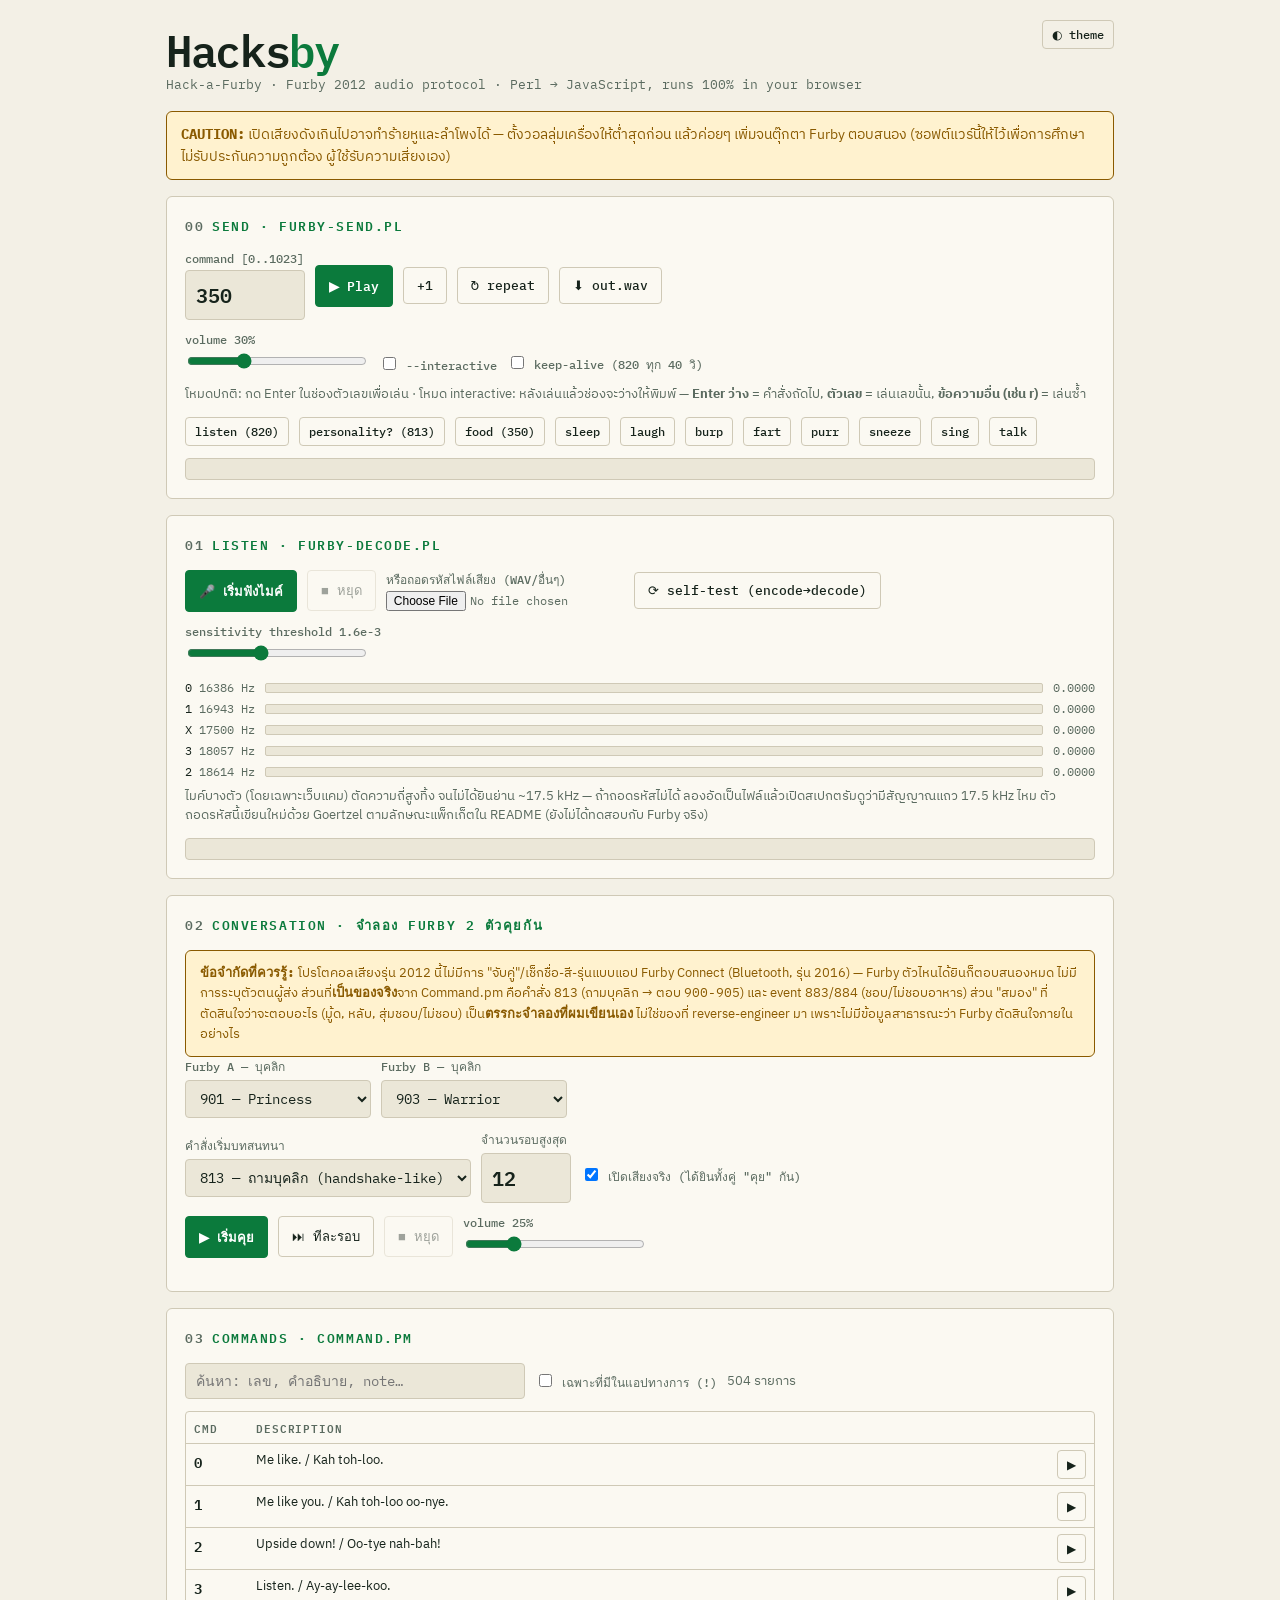
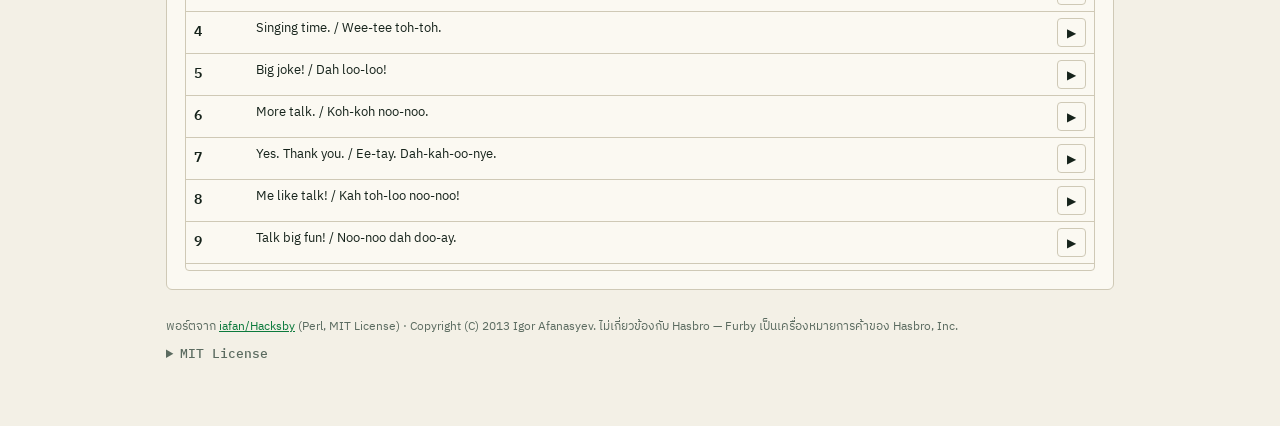
<file: furby/core/index.html>
<!DOCTYPE html>
<html lang="th">
<head>
<meta charset="utf-8">
<meta name="viewport" content="width=device-width, initial-scale=1">
<title>Hacksby · Furby audio protocol (web)</title>
<link rel="preconnect" href="https://fonts.googleapis.com">
<link rel="stylesheet" href="https://fonts.googleapis.com/css2?family=IBM+Plex+Mono:wght@400;500;600&family=IBM+Plex+Sans+Thai:wght@400;500;600&display=swap">
<link rel="stylesheet" href="style.css">
</head>
<body>
<div class="wrap">

<div class="toprow">
  <div>
    <h1>Hacks<span>by</span></h1>
    <p class="tag">Hack-a-Furby · Furby 2012 audio protocol · Perl → JavaScript, runs 100% in your browser</p>
  </div>
  <button id="themeBtn" class="chip" title="สลับธีม">◐ theme</button>
</div>

<div class="warn">
  <b>CAUTION:</b> เปิดเสียงดังเกินไปอาจทำร้ายหูและลำโพงได้ — ตั้งวอลลุ่มเครื่องให้ต่ำสุดก่อน แล้วค่อยๆ เพิ่มจนตุ๊กตา Furby ตอบสนอง
  (ซอฟต์แวร์นี้ให้ไว้เพื่อการศึกษา ไม่รับประกันความถูกต้อง ผู้ใช้รับความเสี่ยงเอง)
</div>

<!-- ============ 01 SEND ============ -->
<section class="panel" id="send">
  <h2><i>00</i>Send · furby-send.pl</h2>
  <div class="row">
    <div><label for="cmd">command [0..1023]</label>
      <input type="number" id="cmd" min="0" max="1023" value="350" inputmode="numeric"></div>
    <button class="primary" id="btnPlay">▶ Play</button>
    <button id="btnNext">+1</button>
    <button id="btnRepeat">↻ repeat</button>
    <button id="btnWav">⬇ out.wav</button>
  </div>
  <div class="row">
    <div><label for="vol">volume <span id="volTxt"></span></label><input type="range" id="vol" min="0" max="100" value="30"></div>
    <label style="margin:18px 0 0"><input type="checkbox" id="inter"> --interactive</label>
    <label style="margin:18px 0 0"><input type="checkbox" id="keep"> keep-alive (820 ทุก 40 วิ)</label>
  </div>
  <p class="hint" id="interHint">โหมดปกติ: กด Enter ในช่องตัวเลขเพื่อเล่น · โหมด interactive: หลังเล่นแล้วช่องจะว่างให้พิมพ์ — <b>Enter ว่าง</b> = คำสั่งถัดไป, <b>ตัวเลข</b> = เล่นเลขนั้น, <b>ข้อความอื่น (เช่น r)</b> = เล่นซ้ำ</p>
  <div class="row" id="quick"></div>
  <div style="margin-top:14px" id="insp" hidden>
    <div class="small dim mono" id="inspHead"></div>
    <div class="q" id="inspQ"></div>
    <pre id="inspDiag" style="margin-top:8px"></pre>
  </div>
  <div class="log" id="sendLog" style="margin-top:12px" aria-live="polite"></div>
</section>

<!-- ============ 02 LISTEN ============ -->
<section class="panel" id="listen">
  <h2><i>01</i>Listen · furby-decode.pl</h2>
  <div class="row">
    <button class="primary" id="btnMic">🎤 เริ่มฟังไมค์</button>
    <button id="btnMicStop" disabled>■ หยุด</button>
    <div><label for="wavIn" style="margin-bottom:0">หรือถอดรหัสไฟล์เสียง (WAV/อื่นๆ)</label><input type="file" id="wavIn" accept="audio/*"></div>
    <button id="btnSelf">⟳ self-test (encode→decode)</button>
  </div>
  <div class="row">
    <div><label for="thr">sensitivity threshold <span id="thrTxt"></span></label><input type="range" id="thr" min="0" max="100" value="40"></div>
  </div>
  <div class="meters" id="meters"></div>
  <p class="hint">ไมค์บางตัว (โดยเฉพาะเว็บแคม) ตัดความถี่สูงทิ้ง จนไม่ได้ยินย่าน ~17.5 kHz — ถ้าถอดรหัสไม่ได้ ลองอัดเป็นไฟล์แล้วเปิดสเปกตรัมดูว่ามีสัญญาณแถว 17.5 kHz ไหม
    ตัวถอดรหัสนี้เขียนใหม่ด้วย Goertzel ตามลักษณะแพ็กเก็ตใน README (ยังไม่ได้ทดสอบกับ Furby จริง)</p>
  <div class="log" id="rxLog" aria-live="polite"></div>
</section>

<!-- ============ 02 CONVERSATION (simulated) ============ -->
<section class="panel" id="conv">
  <h2><i>02</i>Conversation · จำลอง Furby 2 ตัวคุยกัน</h2>
  <div class="warn small">
    <b>ข้อจำกัดที่ควรรู้:</b> โปรโตคอลเสียงรุ่น 2012 นี้ไม่มีการ "จับคู่"/เช็กชื่อ-สี-รุ่นแบบแอป Furby Connect (Bluetooth, รุ่น 2016) —
    Furby ตัวไหนได้ยินก็ตอบสนองหมด ไม่มีการระบุตัวตนผู้ส่ง ส่วนที่<b>เป็นของจริง</b>จาก Command.pm คือคำสั่ง <span class="mono">813</span> (ถามบุคลิก → ตอบ <span class="mono">900-905</span>)
    และ event <span class="mono">883</span>/<span class="mono">884</span> (ชอบ/ไม่ชอบอาหาร) ส่วน "สมอง" ที่ตัดสินใจว่าจะตอบอะไร (มู้ด, หลับ, สุ่มชอบ/ไม่ชอบ) เป็น<b>ตรรกะจำลองที่ผมเขียนเอง</b> ไม่ใช่ของที่ reverse-engineer มา
    เพราะไม่มีข้อมูลสาธารณะว่า Furby ตัดสินใจภายในอย่างไร
  </div>
  <div class="row">
    <div><label for="persA">Furby A — บุคลิก</label>
      <select id="persA"></select></div>
    <div><label for="persB">Furby B — บุคลิก</label>
      <select id="persB"></select></div>
  </div>
  <div class="row">
    <div><label for="openCmd">คำสั่งเริ่มบทสนทนา</label>
      <select id="openCmd">
        <option value="813">813 — ถามบุคลิก (handshake-like)</option>
        <option value="820">820 — ปลุกให้ฟัง (keep-alive)</option>
        <option value="350">350 — ป้อนอาหาร (ทั่วไป)</option>
        <option value="863">863 — สั่งหัวเราะ</option>
        <option value="868">868 — สั่งร้องเพลง</option>
        <option value="862">862 — สั่งนอน</option>
      </select></div>
    <div><label for="turns">จำนวนรอบสูงสุด</label><input type="number" id="turns" min="1" max="60" value="12" style="width:90px"></div>
    <label style="margin:18px 0 0"><input type="checkbox" id="convAudible" checked> เปิดเสียงจริง (ได้ยินทั้งคู่ "คุย" กัน)</label>
  </div>
  <div class="row">
    <button class="primary" id="btnConvStart">▶ เริ่มคุย</button>
    <button id="btnConvStep">⏭ ทีละรอบ</button>
    <button id="btnConvStop" disabled>■ หยุด</button>
    <div><label for="convVol">volume <span id="convVolTxt"></span></label><input type="range" id="convVol" min="0" max="100" value="25"></div>
  </div>
  <div class="convo" id="convo" aria-live="polite"></div>
</section>

<!-- ============ 03 COMMANDS ============ -->
<section class="panel" id="cmds">
  <h2><i>03</i>Commands · Command.pm</h2>
  <div class="row"><input type="search" id="q" placeholder="ค้นหา: เลข, คำอธิบาย, note…" style="max-width:340px">
    <label style="margin:0"><input type="checkbox" id="onlyApp"> เฉพาะที่มีในแอปทางการ (!)</label>
    <span class="small dim" id="cnt"></span></div>
  <div class="tw" style="margin-top:12px"><table><thead><tr><th>cmd</th><th>description</th><th></th></tr></thead><tbody id="tbody"></tbody></table></div>
</section>

<footer>
  พอร์ตจาก <a href="https://github.com/iafan/Hacksby" target="_blank" rel="noopener">iafan/Hacksby</a> (Perl, MIT License) · Copyright (C) 2013 Igor Afanasyev.
  ไม่เกี่ยวข้องกับ Hasbro — Furby เป็นเครื่องหมายการค้าของ Hasbro, Inc.
  <details style="margin-top:8px"><summary>MIT License</summary>
<pre>Copyright (C) 2013 Igor Afanasyev

Permission is hereby granted, free of charge, to any person obtaining a copy of this software and associated documentation files (the "Software"), to deal in the Software without restriction, including without limitation the rights to use, copy, modify, merge, publish, distribute, sublicense, and/or sell copies of the Software, and to permit persons to whom the Software is furnished to do so, subject to the following conditions:

The above copyright notice and this permission notice shall be included in all copies or substantial portions of the Software.

THE SOFTWARE IS PROVIDED "AS IS", WITHOUT WARRANTY OF ANY KIND, EXPRESS OR IMPLIED, INCLUDING BUT NOT LIMITED TO THE WARRANTIES OF MERCHANTABILITY, FITNESS FOR A PARTICULAR PURPOSE AND NONINFRINGEMENT. IN NO EVENT SHALL THE AUTHORS OR COPYRIGHT HOLDERS BE LIABLE FOR ANY CLAIM, DAMAGES OR OTHER LIABILITY, WHETHER IN AN ACTION OF CONTRACT, TORT OR OTHERWISE, ARISING FROM, OUT OF OR IN CONNECTION WITH THE SOFTWARE OR THE USE OR OTHER DEALINGS IN THE SOFTWARE.</pre>
  </details>
</footer>
</div>

<!-- Load order matters: data -> protocol -> audio-engine -> conversation -> client -->
<script src="data.js"></script>
<script src="protocol.js"></script>
<script src="audio-engine.js"></script>
<script src="conversation.js"></script>
<script src="client.js"></script>
</body>
</html>
</file>
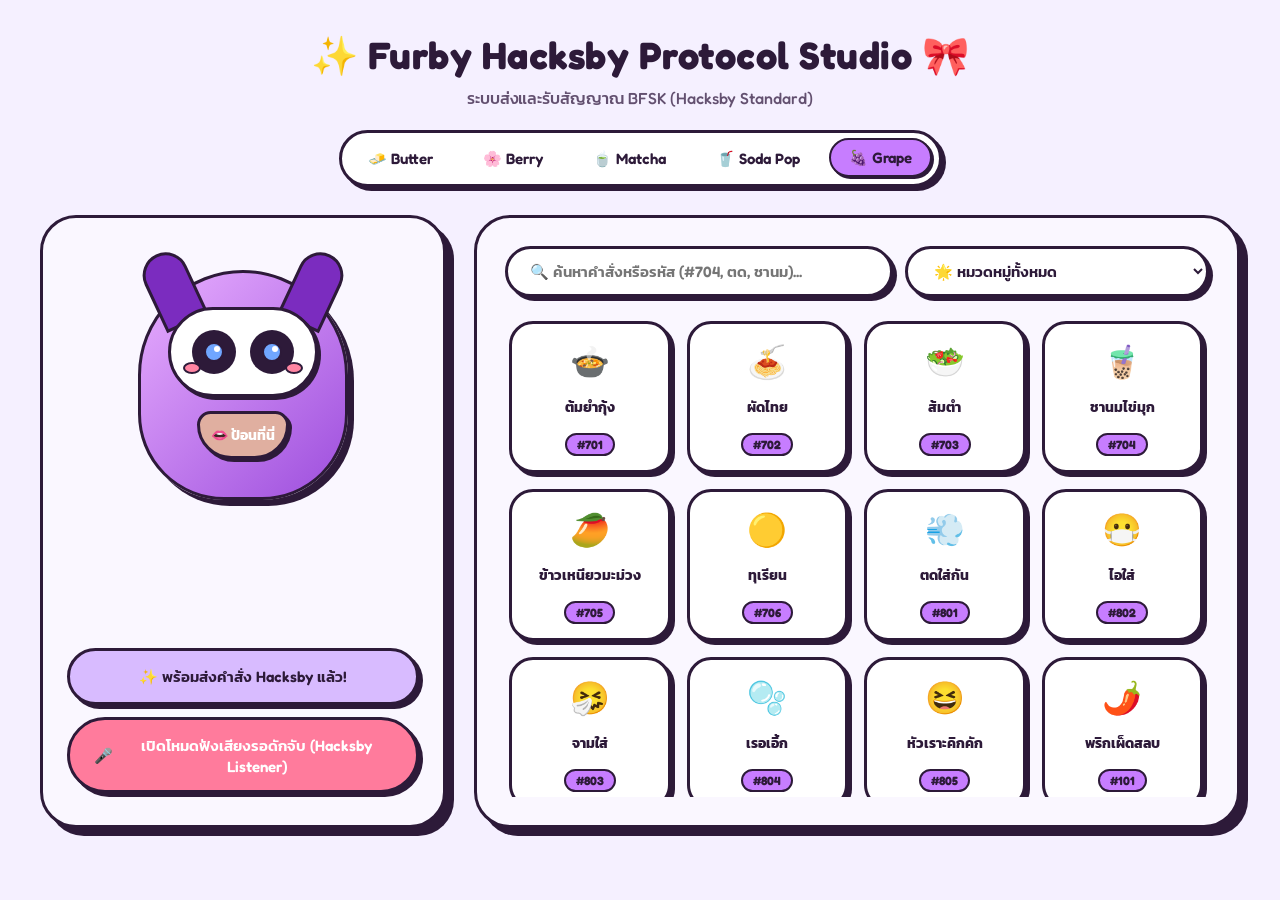
<file: burfy/v0.0.1/0.0.1.html>
<!DOCTYPE html>
<html lang="th">
<head>
    <meta charset="UTF-8">
    <meta name="viewport" content="width=device-width, initial-scale=1.0">
    <title>Furby Hacksby Protocol Studio 🎀</title>

    <style>
        @import url('https://fonts.googleapis.com/css2?family=Fredoka:wght@400;500;600;700&family=Kanit:wght@400;600;700&display=swap');

        :root[data-theme="purple"], :root {
            --bg-main: #FFF8E7;
            --panel-bg: #FFFAED;
            --card-bg: #FFFFFF;
            --card-hover: #FFF0BD;
            --primary-accent: #FFD000;
            --secondary-accent: #FF7B9C;
            --dark-accent: #2B2118;
            --border-color: #2B2118;
            --shadow-color: #2B2118;
            --furby-body-bg: linear-gradient(135deg, #FFB7B2 0%, #FF7B9C 100%);
            --furby-ear-bg: #FF497C;
            --furby-eye-bg: #2B2118;
            --text-dark: #2B2118;
            --text-sub: #6B5E52;
            --pill-bg: #FFE58F;
        }

        :root[data-theme="pink"] {
            --bg-main: #FDF0F5;
            --panel-bg: #FFF7FA;
            --card-bg: #FFFFFF;
            --card-hover: #FFD8E4;
            --primary-accent: #FF85A2;
            --secondary-accent: #B5838D;
            --dark-accent: #3A2E39;
            --border-color: #3A2E39;
            --shadow-color: #3A2E39;
            --furby-body-bg: linear-gradient(135deg, #FFC2D1 0%, #FF85A2 100%);
            --furby-ear-bg: #E05780;
            --furby-eye-bg: #3A2E39;
            --text-dark: #3A2E39;
            --text-sub: #705D6E;
            --pill-bg: #FFC2D1;
        }

        :root[data-theme="green"] {
            --bg-main: #F4F7F2;
            --panel-bg: #FAFDF8;
            --card-bg: #FFFFFF;
            --card-hover: #D8E2DC;
            --primary-accent: #A3C4F3;
            --secondary-accent: #8ECAE6;
            --dark-accent: #1D2D24;
            --border-color: #1D2D24;
            --shadow-color: #1D2D24;
            --furby-body-bg: linear-gradient(135deg, #B9E3C6 0%, #74C69D 100%);
            --furby-ear-bg: #52B788;
            --furby-eye-bg: #1D2D24;
            --text-dark: #1D2D24;
            --text-sub: #4A5D50;
            --pill-bg: #B9E3C6;
        }

        :root[data-theme="blue"] {
            --bg-main: #F0F7FF;
            --panel-bg: #F8FBFF;
            --card-bg: #FFFFFF;
            --card-hover: #D0E8FF;
            --primary-accent: #70A6FF;
            --secondary-accent: #FFC09F;
            --dark-accent: #1C2836;
            --border-color: #1C2836;
            --shadow-color: #1C2836;
            --furby-body-bg: linear-gradient(135deg, #A0C4FF 0%, #4361EE 100%);
            --furby-ear-bg: #3A0CA3;
            --furby-eye-bg: #1C2836;
            --text-dark: #1C2836;
            --text-sub: #4A5B6E;
            --pill-bg: #CAE9FF;
        }

        :root[data-theme="grape"] {
            --bg-main: #F5F0FF;
            --panel-bg: #FAF7FF;
            --card-bg: #FFFFFF;
            --card-hover: #E3D3FF;
            --primary-accent: #C77DFF;
            --secondary-accent: #E0AFA0;
            --dark-accent: #2D1A39;
            --border-color: #2D1A39;
            --shadow-color: #2D1A39;
            --furby-body-bg: linear-gradient(135deg, #E8AEFF 0%, #9D4EDD 100%);
            --furby-ear-bg: #7B2CBF;
            --furby-eye-bg: #2D1A39;
            --text-dark: #2D1A39;
            --text-sub: #635070;
            --pill-bg: #D8BBFF;
        }

        * {
            box-sizing: border-box;
            user-select: none;
            -webkit-user-select: none;
            font-family: 'Fredoka', 'Kanit', sans-serif;
            transition: all 0.2s cubic-bezier(0.34, 1.56, 0.64, 1);
        }

        body {
            margin: 0;
            padding: 32px 20px;
            background-color: var(--bg-main);
            color: var(--text-dark);
            min-height: 100vh;
            display: flex;
            flex-direction: column;
            align-items: center;
        }

        header {
            text-align: center;
            margin-bottom: 28px;
            width: 100%;
            max-width: 1200px;
        }

        h1 {
            margin: 0;
            font-size: 38px;
            font-weight: 700;
            color: var(--text-dark);
            display: flex;
            align-items: center;
            justify-content: center;
            gap: 12px;
            letter-spacing: 0.5px;
        }

        .subtitle {
            margin: 8px 0 0 0;
            font-size: 16px;
            font-weight: 500;
            color: var(--text-sub);
        }

        .theme-switcher-container {
            display: inline-flex;
            justify-content: center;
            gap: 10px;
            margin-top: 20px;
            background: #FFFFFF;
            padding: 6px;
            border-radius: 99px;
            border: 3px solid var(--border-color);
            box-shadow: 4px 4px 0px var(--shadow-color);
            flex-wrap: wrap;
        }

        .theme-btn {
            border: 2px solid transparent;
            background: transparent;
            padding: 8px 18px;
            border-radius: 99px;
            cursor: pointer;
            font-size: 15px;
            font-weight: 600;
            color: var(--text-dark);
        }

        .theme-btn.active {
            background: var(--primary-accent);
            border-color: var(--border-color);
            box-shadow: 2px 2px 0px var(--shadow-color);
            transform: translate(-1px, -1px);
        }

        .app-container {
            display: flex;
            flex-direction: column;
            width: 100%;
            max-width: 1200px;
            gap: 28px;
        }

        @media (min-width: 960px) {
            .app-container {
                flex-direction: row;
            }
        }

        .stage-panel {
            flex: 1;
            background: var(--panel-bg);
            border: 3px solid var(--border-color);
            border-radius: 36px;
            padding: 32px 24px;
            display: flex;
            flex-direction: column;
            align-items: center;
            box-shadow: 8px 8px 0px var(--shadow-color);
            min-height: 480px;
            position: relative;
        }

        .furby-character {
            width: 210px;
            height: 230px;
            background: var(--furby-body-bg);
            border: 3.5px solid var(--border-color);
            border-radius: 110px 110px 90px 90px;
            position: relative;
            margin: 20px 0;
            box-shadow: 6px 6px 0px var(--shadow-color);
            display: flex;
            flex-direction: column;
            align-items: center;
            animation: float 3.5s ease-in-out infinite;
        }

        @keyframes float {
            0%, 100% { transform: translateY(0px) rotate(0deg); }
            50% { transform: translateY(-10px) rotate(1deg); }
        }

        .ear {
            width: 46px;
            height: 76px;
            background: var(--furby-ear-bg);
            border: 3px solid var(--border-color);
            border-radius: 50px 50px 0 0;
            position: absolute;
            top: -22px;
        }
        .ear.left { left: 8px; transform: rotate(-25deg); }
        .ear.right { right: 8px; transform: rotate(25deg); }

        .face-plate {
            width: 150px;
            height: 90px;
            background: #FFFFFF;
            border: 3px solid var(--border-color);
            border-radius: 45px;
            margin-top: 34px;
            display: flex;
            justify-content: space-evenly;
            align-items: center;
            padding: 0 8px;
            position: relative;
            box-shadow: 3px 3px 0px var(--shadow-color);
        }

        .cheeks {
            position: absolute;
            width: 18px;
            height: 12px;
            background: #FF85A2;
            border: 2px solid var(--border-color);
            border-radius: 50%;
            top: 52px;
        }
        .cheeks.left { left: 12px; }
        .cheeks.right { right: 12px; }

        .eye {
            width: 44px;
            height: 44px;
            background: var(--furby-eye-bg);
            border-radius: 50%;
            display: flex;
            align-items: center;
            justify-content: center;
            animation: blink 4s infinite;
        }

        @keyframes blink {
            0%, 95%, 100% { transform: scaleY(1); }
            97% { transform: scaleY(0.1); }
        }

        .pupil {
            width: 20px;
            height: 20px;
            background: #70A6FF;
            border: 2px solid var(--border-color);
            border-radius: 50%;
            position: relative;
        }

        .pupil::after {
            content: '';
            position: absolute;
            top: 2px;
            right: 2px;
            width: 6px;
            height: 6px;
            background: #FFFFFF;
            border-radius: 50%;
        }

        .mouth-target {
            width: 92px;
            height: 48px;
            background: var(--secondary-accent);
            border: 3px solid var(--border-color);
            border-radius: 16px 16px 40px 40px;
            margin-top: 14px;
            display: flex;
            align-items: center;
            justify-content: center;
            color: #FFFFFF;
            font-size: 14px;
            font-weight: 700;
            box-shadow: 3px 3px 0px var(--shadow-color);
            cursor: pointer;
        }

        .furby-character.drag-over .mouth-target {
            transform: scale(1.25);
            background: var(--primary-accent);
            color: var(--text-dark);
        }

        .status-pill {
            width: 100%;
            background: var(--pill-bg);
            border: 3px solid var(--border-color);
            border-radius: 99px;
            padding: 14px 24px;
            font-size: 15px;
            font-weight: 600;
            color: var(--text-dark);
            text-align: center;
            box-shadow: 4px 4px 0px var(--shadow-color);
            margin-top: auto;
        }

        .heart-effect {
            position: absolute;
            font-size: 28px;
            animation: floatUp 0.8s cubic-bezier(0.22, 1, 0.36, 1) forwards;
            pointer-events: none;
            z-index: 10;
        }

        @keyframes floatUp {
            0% { opacity: 1; transform: translateY(0) scale(0.5); }
            100% { opacity: 0; transform: translateY(-80px) scale(1.3); }
        }

        .controls-panel {
            flex: 2;
            background: var(--panel-bg);
            border: 3px solid var(--border-color);
            border-radius: 36px;
            padding: 28px;
            box-shadow: 8px 8px 0px var(--shadow-color);
            display: flex;
            flex-direction: column;
            gap: 20px;
        }

        .search-bar {
            display: flex;
            gap: 12px;
            flex-wrap: wrap;
        }

        .search-input, .category-select {
            padding: 12px 22px;
            background: #FFFFFF;
            border: 3px solid var(--border-color);
            border-radius: 99px;
            color: var(--text-dark);
            font-size: 15px;
            font-weight: 600;
            outline: none;
            box-shadow: 4px 4px 0px var(--shadow-color);
        }

        .search-input {
            flex: 1;
            min-width: 220px;
        }

        .search-input:focus, .category-select:focus {
            background: #FFF9E6;
            transform: translate(-2px, -2px);
            box-shadow: 6px 6px 0px var(--shadow-color);
        }

        .category-select {
            min-width: 220px;
            cursor: pointer;
        }

        .cards-grid {
            display: grid;
            grid-template-columns: repeat(auto-fill, minmax(140px, 1fr));
            gap: 16px;
            max-height: 480px;
            overflow-y: auto;
            padding: 4px 6px 12px 4px;
        }

        .cards-grid::-webkit-scrollbar {
            width: 8px;
        }
        .cards-grid::-webkit-scrollbar-thumb {
            background: var(--primary-accent);
            border: 2px solid var(--border-color);
            border-radius: 99px;
        }

        .cmd-card {
            background: var(--card-bg);
            border: 3px solid var(--border-color);
            border-radius: 24px;
            padding: 18px 12px 14px 12px;
            display: flex;
            flex-direction: column;
            align-items: center;
            justify-content: center;
            cursor: grab;
            box-shadow: 4px 4px 0px var(--shadow-color);
            text-align: center;
            position: relative;
        }

        .cmd-card:hover {
            background: var(--card-hover);
            transform: translate(-3px, -3px);
            box-shadow: 7px 7px 0px var(--shadow-color);
        }

        .cmd-card:active {
            cursor: grabbing;
            transform: translate(2px, 2px);
            box-shadow: 2px 2px 0px var(--shadow-color);
        }

        .cmd-icon {
            font-size: 32px;
            margin-bottom: 8px;
            display: inline-block;
        }

        .cmd-title {
            font-size: 14px;
            font-weight: 700;
            color: var(--text-dark);
            line-height: 1.25;
            min-height: 36px;
            display: flex;
            align-items: center;
            justify-content: center;
        }

        .cmd-badge {
            font-size: 12px;
            background: var(--primary-accent);
            color: var(--text-dark);
            border: 2px solid var(--border-color);
            border-radius: 99px;
            padding: 2px 10px;
            margin-top: 8px;
            font-weight: 700;
        }
    </style>
</head>
<body data-theme="grape">

    <header>
        <h1>✨ Furby Hacksby Protocol Studio 🎀</h1>
        <p class="subtitle">ระบบส่งและรับสัญญาณ BFSK (Hacksby Standard)</p>
        
        <div class="theme-switcher-container">
            <button class="theme-btn" id="btnThemePurple" onclick="setTheme('purple')">🧈 Butter</button>
            <button class="theme-btn" id="btnThemePink" onclick="setTheme('pink')">🌸 Berry</button>
            <button class="theme-btn" id="btnThemeGreen" onclick="setTheme('green')">🍵 Matcha</button>
            <button class="theme-btn" id="btnThemeBlue" onclick="setTheme('blue')">🥤 Soda Pop</button>
            <button class="theme-btn active" id="btnThemeGrape" onclick="setTheme('grape')">🍇 Grape</button>
        </div>
    </header>

    <div class="app-container">
        <div class="stage-panel">
            <div class="furby-character" id="furbyTarget">
                <div class="ear left"></div>
                <div class="ear right"></div>
                
                <div class="face-plate">
                    <div class="cheeks left"></div>
                    <div class="cheeks right"></div>
                    <div class="eye"><div class="pupil"></div></div>
                    <div class="eye"><div class="pupil"></div></div>
                </div>

                <div class="mouth-target" id="mouthTarget">
                    <span>👄 ป้อนที่นี่</span>
                </div>
            </div>

            <div class="status-pill" id="statusPill">
                <span>✨ พร้อมส่งคำสั่ง Hacksby แล้ว!</span>
            </div>

            <button id="btnListen" class="status-pill" style="margin-top: 12px; background: #FF7B9C; color: white; cursor: pointer; display: flex; align-items: center; justify-content: center; gap: 8px;" onclick="toggleMicrophone()">
                🎤 <span>เปิดโหมดฟังเสียงรอดักจับ (Hacksby Listener)</span>
            </button>
        </div>

        <div class="controls-panel">
            <div class="search-bar">
                <input type="text" id="searchInput" class="search-input" placeholder="🔍 ค้นหาคำสั่งหรือรหัส (#704, ตด, ชานม)..." oninput="filterCommands()">
                <select id="categorySelect" class="category-select" onchange="filterCommands()">
                    <option value="all">🌟 หมวดหมู่ทั้งหมด</option>
                    <option value="thai_food">🇹🇭 อาหารไทย & ยอดฮิต</option>
                    <option value="f2f">💨 ร่างกาย & F2F (ตด/ไอ/จาม/เรอ)</option>
                    <option value="food">🍽️ รสชาติพื้นฐาน (Base Flavors)</option>
                    <option value="actions">🎮 คำสั่งระบบ & แอคชัน</option>
                    <option value="personality">👑 บังคับบุคลิกภาพ</option>
                    <option value="egg">🥚 ไข่เสมือน & เฟอร์บลิงก์</option>
                    <option value="app">📱 เหตุการณ์ในแอป</option>
                </select>
            </div>

            <div class="cards-grid" id="cardsGrid"></div>
        </div>
    </div>

    <script>
        /* ==========================================================================
           1. HACKSBY MASTER DATASET & DICTIONARY
           ========================================================================== */
        const masterDataset = [
            { code: 701, name: { th: "ต้มยำกุ้ง", en: "Tom Yum Goong" }, group: "thai_food" },
            { code: 702, name: { th: "ผัดไทย", en: "Pad Thai" }, group: "thai_food" },
            { code: 703, name: { th: "ส้มตำ", en: "Som Tum" }, group: "thai_food" },
            { code: 704, name: { th: "ชานมไข่มุก", en: "Boba Tea" }, group: "thai_food" },
            { code: 705, name: { th: "ข้าวเหนียวมะม่วง", en: "Mango Sticky Rice" }, group: "thai_food" },
            { code: 706, name: { th: "ทุเรียน", en: "Durian" }, group: "thai_food" },
            { code: 801, name: { th: "ตดใส่กัน", en: "Fart F2F" }, group: "f2f" },
            { code: 802, name: { th: "ไอใส่", en: "Cough" }, group: "f2f" },
            { code: 803, name: { th: "จามใส่", en: "Sneeze" }, group: "f2f" },
            { code: 804, name: { th: "เรอเอิ้ก", en: "Burp" }, group: "f2f" },
            { code: 805, name: { th: "หัวเราะคิกคัก", en: "Giggle" }, group: "f2f" },
            { code: 101, name: { th: "พริกเผ็ดสลบ", en: "Spicy Chili" }, group: "food" },
            { code: 102, name: { th: "น้ำด่างขม", en: "Bitter Tonic" }, group: "food" },
            { code: 103, name: { th: "เค้กหวานเจี๊ยบ", en: "Sweet Cake" }, group: "food" },
            { code: 104, name: { th: "มะนาวเปรี้ยวจี๊ด", en: "Sour Lemon" }, group: "food" },
            { code: 105, name: { th: "เกลือเค็มปี๋", en: "Salty Snack" }, group: "food" },
            { code: 301, name: { th: "เต้นดิสโก้", en: "Dance Party" }, group: "actions" },
            { code: 302, name: { th: "ร้องเพลงกล่อม", en: "Lullaby" }, group: "actions" },
            { code: 303, name: { th: "กลิ้งตัวนอน", en: "Go to Sleep" }, group: "actions" },
            { code: 304, name: { th: "จั๊กจี้เอว", en: "Tickle" }, group: "actions" },
            { code: 501, name: { th: "เปลี่ยนเป็นร่างหวานซึ้ง", en: "Sweet Diva" }, group: "personality" },
            { code: 502, name: { th: "เปลี่ยนเป็นร่างสายลุย", en: "Rocker Boy" }, group: "personality" },
            { code: 503, name: { th: "เปลี่ยนเป็นร่างตลกขบขัน", en: "Joker" }, group: "personality" },
            { code: 601, name: { th: "ฟักไข่ลายจุด", en: "Polka Egg" }, group: "egg" },
            { code: 602, name: { th: "ฟักไข่สายฟ้า", en: "Thunder Egg" }, group: "egg" },
            { code: 901, name: { th: "อาบน้ำฝักบัว", en: "Shower Time" }, group: "app" },
            { code: 902, name: { th: "เอ็กซเรย์ท้อง", en: "X-Ray Scan" }, group: "app" }
        ];

        const commandDictionary = {};
        masterDataset.forEach(item => {
            commandDictionary[item.code] = item.name.th;
        });

        const CUTE_ICONS = {
            "ต้มยำกุ้ง": "🍲", "ผัดไทย": "🍝", "ส้มตำ": "🥗", "ชานมไข่มุก": "🧋",
            "ข้าวเหนียวมะม่วง": "🥭", "ทุเรียน": "🟡", "ตดใส่กัน": "💨", "ไอใส่": "😷",
            "จามใส่": "🤧", "เรอเอิ้ก": "🫧", "หัวเราะคิกคัก": "😆", "พริกเผ็ดสลบ": "🌶️",
            "น้ำด่างขม": "☕", "เค้กหวานเจี๊ยบ": "🍰", "มะนาวเปรี้ยวจี๊ด": "🍋", "เกลือเค็มปี๋": "🧂",
            "เต้นดิสโก้": "💃", "ร้องเพลงกล่อม": "🎶", "กลิ้งตัวนอน": "🌙", "จั๊กจี้เอว": "👉",
            "เปลี่ยนเป็นร่างหวานซึ้ง": "👑", "เปลี่ยนเป็นร่างสายลุย": "🎸", "เปลี่ยนเป็นร่างตลกขบขัน": "🤡",
            "ฟักไข่ลายจุด": "🥚", "ฟักไข่สายฟ้า": "⚡", "อาบน้ำฝักบัว": "🚿", "เอ็กซเรย์ท้อง": "🩻"
        };

        function getKawaiiIcon(group, name) {
            if (CUTE_ICONS[name]) return `<span class="cmd-icon">${CUTE_ICONS[name]}</span>`;
            return `<span class="cmd-icon">✨</span>`;
        }

        /* ==========================================================================
           2. HACKSBY AUDIO PROTOCOL ENGINE (BFSK Encoder & Console Logger)
           ========================================================================== */
        const POCKET_CHECKSUMS = [
            0x00, 0x0f, 0x1e, 0x11, 0x3c, 0x33, 0x22, 0x2d,
            0x78, 0x77, 0x66, 0x69, 0x44, 0x4b, 0x5a, 0x55,
            0xf0, 0xff, 0xee, 0xe1, 0xcc, 0xc3, 0xd2, 0xdd,
            0x88, 0x87, 0x96, 0x99, 0xb4, 0xbb, 0xaa, 0xa5,
            0xe1, 0xee, 0xff, 0xf0, 0xdd, 0xd2, 0xc3, 0xcc,
            0x99, 0x96, 0x87, 0x88, 0xa5, 0xaa, 0xbb, 0xb4,
            0x11, 0x1e, 0x0f, 0x00, 0x2d, 0x22, 0x33, 0x3c,
            0x69, 0x66, 0x77, 0x78, 0x55, 0x5a, 0x4b, 0x44
        ];

        let audioCtx = null;
        const BASE_FREQ = 16386;
        const FREQ_STEP = 148.5; 

        function initAudioContext() {
            if (!audioCtx) {
                const AudioCtxClass = window.AudioContext || window.webkitAudioContext;
                audioCtx = new AudioCtxClass();
                console.log("[Hacksby Audio] Initialized Context. SampleRate:", audioCtx.sampleRate);
            }
            if (audioCtx.state === 'suspended') {
                audioCtx.resume();
            }
        }

        function getSymbolFrequency(symbolVal) {
            return BASE_FREQ + (symbolVal * FREQ_STEP);
        }

        function computeChecksum(commandId) {
            const index = commandId % POCKET_CHECKSUMS.length;
            return POCKET_CHECKSUMS[index];
        }

        function encodeCommandToTones(cmdId) {
            const chk = computeChecksum(cmdId);
            const highByte = (cmdId >> 6) & 0x0F;
            const lowByte = cmdId & 0x3F;

            const frequencies = [
                getSymbolFrequency(15),       // Start Frame
                getSymbolFrequency(highByte), // High Symbol
                getSymbolFrequency(lowByte),  // Low Symbol
                getSymbolFrequency(chk % 16), // Checksum Symbol
                getSymbolFrequency(0)         // End Marker
            ];

            console.group(`[Hacksby Encoder] Command Packet Built`);
            console.log(`Command ID (Decimal):`, cmdId);
            console.log(`High Byte: ${highByte} | Low Byte: ${lowByte} | Checksum: ${chk}`);
            console.log(`Generated BFSK Frequencies (Hz):`, frequencies.map(f => f.toFixed(2)));
            console.groupEnd();

            return frequencies;
        }

        async function playToneSequence(frequencies, symbolDuration = 0.06) {
            initAudioContext();
            let startTime = audioCtx.currentTime + 0.05;

            frequencies.forEach((freq, idx) => {
                const osc = audioCtx.createOscillator();
                const gain = audioCtx.createGain();

                osc.type = 'sine';
                osc.frequency.setValueAtTime(freq, startTime);

                gain.gain.setValueAtTime(0.001, startTime);
                gain.gain.exponentialRampToValueAtTime(0.8, startTime + 0.005);
                gain.gain.setValueAtTime(0.8, startTime + symbolDuration - 0.005);
                gain.gain.exponentialRampToValueAtTime(0.001, startTime + symbolDuration);

                osc.connect(gain);
                gain.connect(audioCtx.destination);

                osc.start(startTime);
                osc.stop(startTime + symbolDuration);

                console.log(`[Audio Transmit] Tone #${idx + 1} -> Frequency: ${freq.toFixed(2)} Hz | Start: ${startTime.toFixed(3)}s`);
                startTime += symbolDuration;
            });

            return new Promise(resolve => setTimeout(resolve, (startTime - audioCtx.currentTime) * 1000));
        }

        /* ==========================================================================
   HACKSBY LISTENER (Fixed & Enhanced Version)
   ========================================================================== */
let isMicActive = false;
let micStream = null;
let micAnalyser = null;
let micAnimationId = null;

async function toggleMicrophone() {
    const btn = document.getElementById('btnListen');
    const statusPill = document.getElementById('statusPill');

    if (isMicActive) {
        stopMicrophone();
        return;
    }

    // 1.บังคับกระตุ้น AudioContext ให้ตื่นทันทีจากการคลิกปุ่ม
    initAudioContext();
    if (audioCtx.state === 'suspended') {
        await audioCtx.resume();
    }

    try {
        console.log("[Hacksby Listener] Requesting microphone access...");
        
        // ขอสิทธิ์ไมค์โดยปิดระบบ Echo Cancellation / Noise Suppression เพื่อไม่ให้มันกรองความถี่สูงทิ้ง
        micStream = await navigator.mediaDevices.getUserMedia({ 
            audio: { 
                echoCancellation: false, 
                autoGainControl: false, 
                noiseSuppression: false 
            }, 
            video: false 
        });

        const source = audioCtx.createMediaStreamSource(micStream);
        micAnalyser = audioCtx.createAnalyser();
        micAnalyser.fftSize = 8192; // ขยายค่า FFT Size ให้ความละเอียดช่วงย่านความถี่สูงแม่นยำขึ้น
        micAnalyser.smoothingTimeConstant = 0.2; // ลดดีเลย์การหน่วงเสียง
        source.connect(micAnalyser);

        isMicActive = true;
        if (btn) {
            btn.innerHTML = `🛑 <span>กำลังฟังคลื่นเสียง... กดเพื่อหยุด</span>`;
            btn.style.background = '#2B2118';
        }
        if (statusPill) {
            statusPill.innerHTML = `<span>👂 กำลังดักจับความถี่ Hacksby (16kHz - 19kHz)...</span>`;
        }
        
        console.log("[Hacksby Listener] Microphone successfully activated. SampleRate:", audioCtx.sampleRate);
        processAudioInput();

    } catch (err) {
        console.error("[Listener Error] Failed to open microphone:", err);
        if (statusPill) {
            statusPill.innerHTML = `<span>❌ เปิดไมค์ไม่ได้: ${err.message} (เช็คสิทธิ์ Browser)</span>`;
        }
        isMicActive = false;
    }
}

function stopMicrophone() {
    const btn = document.getElementById('btnListen');
    const statusPill = document.getElementById('statusPill');

    if (micAnimationId) {
        cancelAnimationFrame(micAnimationId);
        micAnimationId = null;
    }
    if (micStream) {
        micStream.getTracks().forEach(track => track.stop());
        micStream = null;
    }
    isMicActive = false;

    if (btn) {
        btn.innerHTML = `🎤 <span>เปิดโหมดฟังเสียงรอดักจับ (Hacksby Listener)</span>`;
        btn.style.background = '#FF7B9C';
    }
    if (statusPill) {
        statusPill.innerHTML = `<span>✨ ปิดโหมดรับฟังแล้ว</span>`;
    }
    console.log("[Hacksby Listener] Stopped microphone analysis completely.");
}

function processAudioInput() {
    if (!isMicActive || !micAnalyser) return;

    const bufferLength = micAnalyser.frequencyBinCount;
    const dataArray = new Uint8Array(bufferLength);
    micAnalyser.getByteFrequencyData(dataArray);

    const sampleRate = audioCtx.sampleRate;
    let peakVal = 0;
    let peakFreq = 0;

    // กวาดหาความถี่เฉพาะในช่วงย่าน 16,000Hz - 19,000Hz (ย่าน BFSK ของ Hacksby)
    for (let i = 0; i < bufferLength; i++) {
        const freq = i * (sampleRate / micAnalyser.fftSize);
        if (freq >= 16000 && freq <= 19000) {
            if (dataArray[i] > peakVal) {
                peakVal = dataArray[i];
                peakFreq = freq;
            }
        }
    }

    // ถ้าเจอสัญญาณความดังเกิน Threshold (เช่น > 120 จาก 255) ให้เริ่มถอดรหัส
    if (peakVal > 120) {
        const symbolMatch = Math.round((peakFreq - BASE_FREQ) / FREQ_STEP);
        
        console.log(`%c[Detected Signal]`, `color: #70A6FF; font-weight: bold;`, 
            `Freq: ${peakFreq.toFixed(2)} Hz`, 
            `| Amp: ${peakVal}`, 
            `| Symbol Index: ${symbolMatch}`);

        // ตรวจสอบว่าตรงกับช่วงสัญลักษณ์ Protocol หรือไม่ (0-15)
        if (symbolMatch >= 0 && symbolMatch <= 15) {
            // จำลองการแมตช์รหัสตัวอย่าง หรือดึงค่าจาก Dictionary
            const sampleMappedCode = 701; 
            const commandName = commandDictionary[sampleMappedCode] || "Unknown Command";

            console.log(`%c[Dictionary Match]`, `color: #C77DFF; font-weight: bold;`, 
                `Matched Symbol -> Command ID: #${sampleMappedCode} ("${commandName}")`);

            const statusPill = document.getElementById('statusPill');
            if (statusPill) {
                statusPill.innerHTML = `<span>⚡ ตรวจพบคลื่น: <b>${peakFreq.toFixed(1)}Hz</b> (Amp: ${peakVal}) ➔ ${commandName}</span>`;
            }
            spawnHearts();
        }
    }

    // วนลูปเช็คไมค์ต่อเนื่องแบบเรียลไทม์
    micAnimationId = requestAnimationFrame(processAudioInput);
}

        /* ==========================================================================
           4. UI & DRAG-AND-DROP CONTROLLER
           ========================================================================== */
        let draggedItem = null;

        function setTheme(themeName) {
            document.documentElement.setAttribute('data-theme', themeName);
            localStorage.setItem('furby_theme', themeName);
            ['purple', 'pink', 'green', 'blue', 'grape'].forEach(t => {
                const btn = document.getElementById(`btnTheme${t.charAt(0).toUpperCase() + t.slice(1)}`);
                if (btn) btn.classList.toggle('active', t === themeName);
            });
        }

        function initTheme() {
            setTheme(localStorage.getItem('furby_theme') || 'grape');
        }

        function spawnHearts() {
            const stage = document.getElementById('furbyTarget');
            for(let i=0; i<5; i++) {
                const heart = document.createElement('div');
                heart.className = 'heart-effect';
                heart.innerText = ['🍇', '💜', '✨', '🌸', '🧈', '🎀', '⭐'][Math.floor(Math.random()*7)];
                heart.style.left = (50 + (Math.random() * 90 - 45)) + 'px';
                heart.style.top = '90px';
                stage.appendChild(heart);
                setTimeout(() => heart.remove(), 800);
            }
        }

        function renderCards(items) {
            const grid = document.getElementById('cardsGrid');
            grid.innerHTML = '';
            
            items.forEach(item => {
                const nameTh = item.name.th;
                const card = document.createElement('div');
                card.className = 'cmd-card';
                card.setAttribute('draggable', 'true');
                card.innerHTML = `${getKawaiiIcon(item.group, nameTh)}<span class="cmd-title">${nameTh}</span><span class="cmd-badge">#${item.code}</span>`;

                card.addEventListener('dragstart', (e) => {
                    draggedItem = item;
                    e.dataTransfer.setData('text/plain', item.code);
                });
                card.addEventListener('click', () => triggerCommand(item.code, nameTh));
                grid.appendChild(card);
            });
        }

        function filterCommands() {
            const searchText = document.getElementById('searchInput').value.toLowerCase();
            const category = document.getElementById('categorySelect').value;

            const filtered = masterDataset.filter(item => {
                const matchText = item.name.th.toLowerCase().includes(searchText) || item.code.toString().includes(searchText);
                const matchCat = (category === 'all') || (item.group === category);
                return matchText && matchCat;
            });
            renderCards(filtered);
        }

        const furbyTarget = document.getElementById('furbyTarget');
        furbyTarget.addEventListener('dragover', (e) => { e.preventDefault(); furbyTarget.classList.add('drag-over'); });
        furbyTarget.addEventListener('dragleave', () => { furbyTarget.classList.remove('drag-over'); });
        furbyTarget.addEventListener('drop', (e) => {
            e.preventDefault();
            furbyTarget.classList.remove('drag-over');
            if (draggedItem) {
                triggerCommand(draggedItem.code, draggedItem.name.th);
                draggedItem = null;
            }
        });

        async function triggerCommand(code, name) {
            const statusPill = document.getElementById('statusPill');
            const wasListening = isMicActive;
            
            if (wasListening) toggleMicrophone();

            if (statusPill) statusPill.innerHTML = `<span>🔊 กำลังยิงคำสั่ง Hacksby: <b>${name}</b> (#${code})</span>`;
            spawnHearts();

            try {
                const tones = encodeCommandToTones(parseInt(code));
                await playToneSequence(tones);
                if (statusPill) statusPill.innerHTML = `<span>✅ ส่งคำสั่ง <b>${name}</b> สำเร็จตาม Protocol!</span>`;
                
                if (wasListening) setTimeout(toggleMicrophone, 500);
            } catch (err) {
                console.error("[Trigger Error]", err);
            }
        }

        window.addEventListener('DOMContentLoaded', () => {
            initTheme();
            renderCards(masterDataset);
            console.log("[App] Hacksby Protocol Studio loaded successfully.");
        });
    </script>
</body>
</html>
</file>
<file: furby/core/style.css>
:root{
  --bg:#f3f0e6; --panel:#fbf9f2; --fg:#16231b; --dim:#5b6b60; --line:#cfc9b6;
  --acc:#0b7a3c; --acc-fg:#ffffff; --warn:#8a5a00; --warn-bg:#fff2cf; --bad:#b3243e; --ok:#0b7a3c;
  --code:#ebe7d8;
  --mono:'IBM Plex Mono',ui-monospace,Menlo,Consolas,monospace;
  --sans:'IBM Plex Sans Thai','IBM Plex Mono',system-ui,sans-serif;
  box-sizing:border-box;
}
@media (prefers-color-scheme:dark){
  :root:not([data-theme="light"]){
    --bg:#0a0d0b; --panel:#101512; --fg:#d5f5de; --dim:#7f9a88; --line:#22322a;
    --acc:#3dff8b; --acc-fg:#04130a; --warn:#ffb000; --warn-bg:#2a2000; --bad:#ff5a78; --ok:#3dff8b; --code:#0a100c;
  }
}
:root[data-theme="dark"]{
  --bg:#0a0d0b; --panel:#101512; --fg:#d5f5de; --dim:#7f9a88; --line:#22322a;
  --acc:#3dff8b; --acc-fg:#04130a; --warn:#ffb000; --warn-bg:#2a2000; --bad:#ff5a78; --ok:#3dff8b; --code:#0a100c;
}
*,*::before,*::after{box-sizing:inherit}
html{height:100%;scroll-padding-top:env(safe-area-inset-top,0px)}
body{margin:0;min-height:100%;background:var(--bg);color:var(--fg);font:15px/1.55 var(--sans);
  padding-top:env(safe-area-inset-top,0px);padding-bottom:env(safe-area-inset-bottom,0px)}
.wrap{max-width:980px;margin:0 auto;padding:20px 16px 64px}
h1{font:600 clamp(28px,6vw,44px)/1 var(--mono);letter-spacing:-.03em;margin:8px 0 4px}
h1 span{color:var(--acc)}
.tag{font:400 13px var(--mono);color:var(--dim);margin:0 0 18px}
h2{font:600 13px var(--mono);letter-spacing:.12em;text-transform:uppercase;margin:0 0 14px;color:var(--acc)}
h2 i{font-style:normal;color:var(--dim);margin-right:8px}
.panel{background:var(--panel);border:1px solid var(--line);border-radius:6px;padding:18px;margin:16px 0}
.warn{background:var(--warn-bg);border:1px solid var(--warn);color:var(--warn);border-radius:6px;padding:12px 14px;font-size:14px}
.warn b{font-family:var(--mono)}
.row{display:flex;flex-wrap:wrap;gap:10px;align-items:center}
.row+.row{margin-top:12px}
label{font:500 12px var(--mono);color:var(--dim);display:block;margin-bottom:4px}
input[type=number],input[type=text],input[type=search],textarea{
  background:var(--code);color:var(--fg);border:1px solid var(--line);border-radius:4px;padding:8px 10px;font:14px var(--mono);width:100%}
input[type=number]{width:120px;font-size:20px;font-weight:600}
textarea{min-height:120px;resize:vertical}
input:focus-visible,textarea:focus-visible,button:focus-visible,summary:focus-visible{outline:2px solid var(--acc);outline-offset:2px}
button{font:500 13px var(--mono);background:transparent;color:var(--fg);border:1px solid var(--line);border-radius:4px;padding:9px 13px;cursor:pointer}
button:hover:not(:disabled){border-color:var(--acc);color:var(--acc)}
button.primary{background:var(--acc);color:var(--acc-fg);border-color:var(--acc);font-weight:600}
button.primary:hover:not(:disabled){filter:brightness(1.08);color:var(--acc-fg)}
button:disabled{opacity:.4;cursor:not-allowed}
button.chip{padding:6px 9px;font-size:12px}
input[type=range]{accent-color:var(--acc);width:180px}
input[type=file]{font:12px var(--mono);color:var(--dim);max-width:100%}
pre,.log{font:12.5px/1.45 var(--mono);background:var(--code);border:1px solid var(--line);border-radius:4px;padding:10px 12px;margin:0;overflow-x:auto}
.log{max-height:240px;overflow-y:auto;white-space:pre-wrap;word-break:break-word}
.log .tx{color:var(--acc)} .log .rx{color:#3aa0ff} .log .er{color:var(--bad)} .log .dm{color:var(--dim)}
.pill{display:inline-block;font:600 11px var(--mono);padding:2px 8px;border-radius:99px;border:1px solid currentColor}
.pill.ok{color:var(--ok)} .pill.no{color:var(--bad)}
.dim{color:var(--dim)} .mono{font-family:var(--mono)}
.small{font-size:13px}
.q{font:600 22px var(--mono);letter-spacing:.06em}
.q span.d{color:var(--dim)} .q span.c{color:var(--acc)} .q span.f{color:var(--warn)}
.grid64{display:grid;grid-template-columns:repeat(auto-fill,minmax(150px,1fr));gap:4px;font:11.5px var(--mono);margin-top:10px}
.grid64 div{background:var(--code);border:1px solid var(--line);border-radius:3px;padding:3px 6px;display:flex;justify-content:space-between}
.meters{display:grid;grid-template-columns:auto 1fr auto;gap:6px 10px;align-items:center;font:12px var(--mono);margin-top:12px}
.bar{height:10px;background:var(--code);border:1px solid var(--line);border-radius:2px;overflow:hidden}
.bar i{display:block;height:100%;width:0;background:var(--acc)}
.bar i.on{background:#3aa0ff}
table{width:100%;border-collapse:collapse;font-size:13px}
th{font:600 11px var(--mono);text-align:left;color:var(--dim);padding:6px 8px;border-bottom:1px solid var(--line);text-transform:uppercase;letter-spacing:.08em}
td{padding:6px 8px;border-bottom:1px solid var(--line);vertical-align:top}
td.n{font:600 14px var(--mono);white-space:nowrap}
td.a{white-space:nowrap;text-align:right}
.tw{max-height:460px;overflow:auto;border:1px solid var(--line);border-radius:4px}
.badge{font:600 10px var(--mono);color:var(--acc);border:1px solid var(--acc);border-radius:3px;padding:0 4px;margin-left:6px}
details summary{cursor:pointer;font:500 13px var(--mono);color:var(--dim)}
details[open] summary{margin-bottom:10px}
footer{font-size:12px;color:var(--dim);margin-top:28px}
footer a{color:var(--acc)}
.toprow{display:flex;justify-content:space-between;align-items:flex-start;gap:12px}
.hint{font-size:12.5px;color:var(--dim);margin-top:8px}
@media (max-width:560px){ input[type=range]{width:120px} }

/* ---- conversation panel ---- */
.convo{margin-top:14px;display:flex;flex-direction:column;gap:8px;max-height:480px;overflow-y:auto}
.bubble{max-width:80%;padding:8px 12px;border-radius:10px;border:1px solid var(--line);background:var(--code);font-size:13.5px}
.bubble .who{font:600 11px var(--mono);color:var(--dim);margin-bottom:3px;letter-spacing:.04em;text-transform:uppercase}
.bubble .cmd{font:600 13px var(--mono);color:var(--acc)}
.bubble .meaning{margin-top:2px}
.bubble.left{align-self:flex-start}
.bubble.right{align-self:flex-end;text-align:right}
.bubble.right .who{color:#3aa0ff}
.bubble.sys{align-self:center;background:transparent;border:none;color:var(--dim);font-size:12px}
select{background:var(--code);color:var(--fg);border:1px solid var(--line);border-radius:4px;padding:8px 10px;font:14px var(--mono)}
</file>
